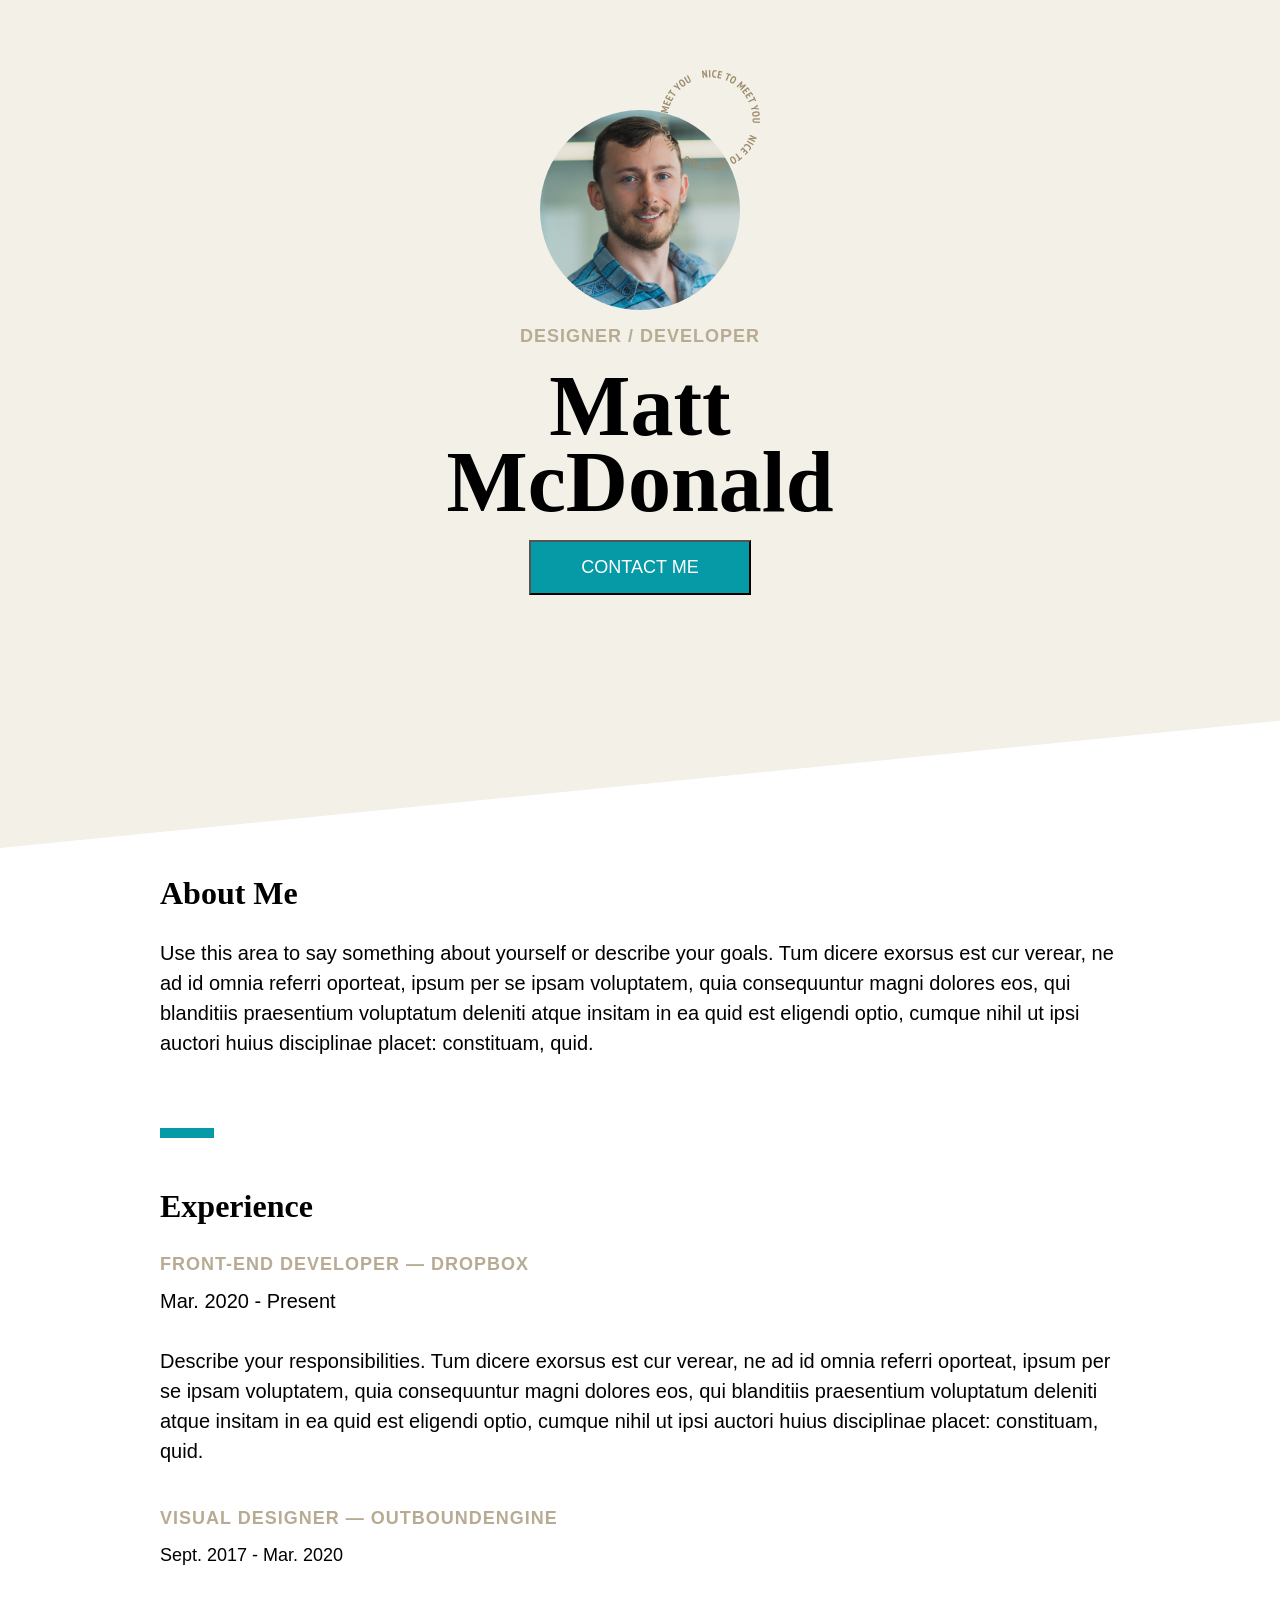
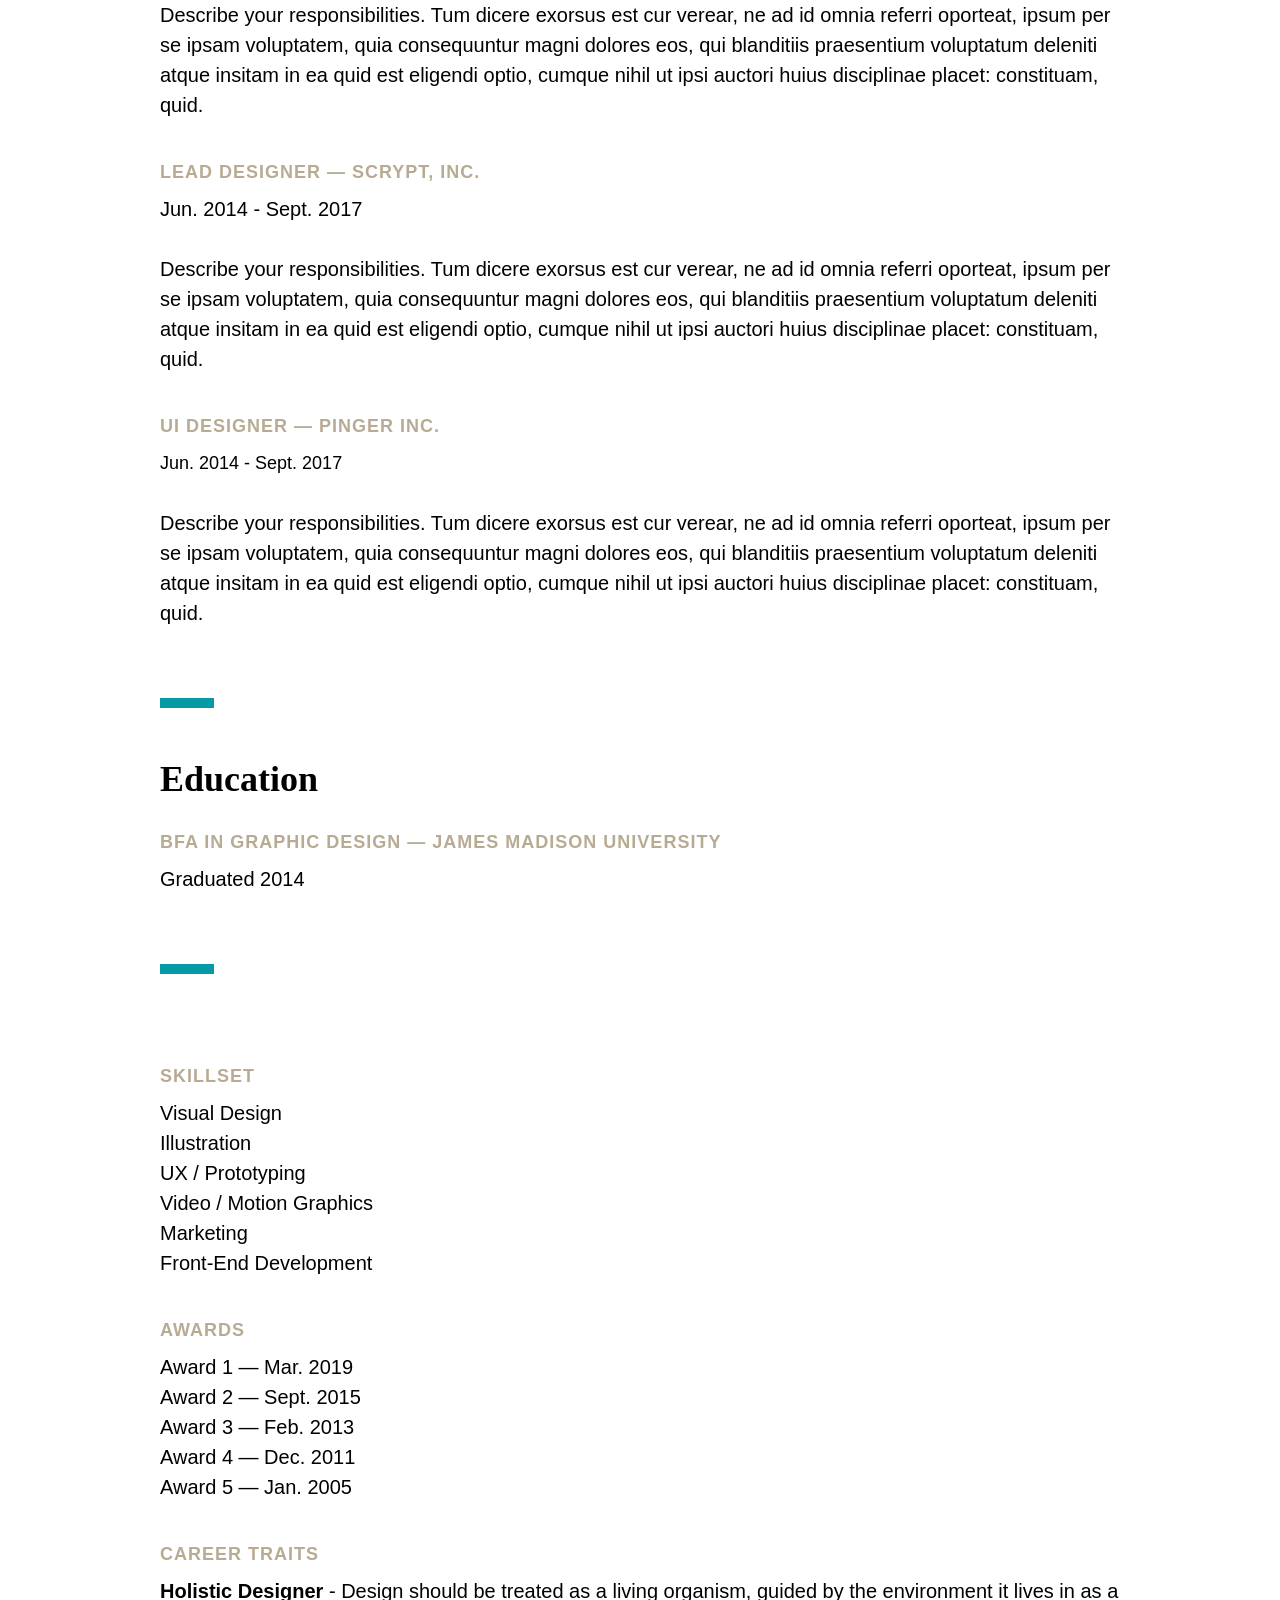
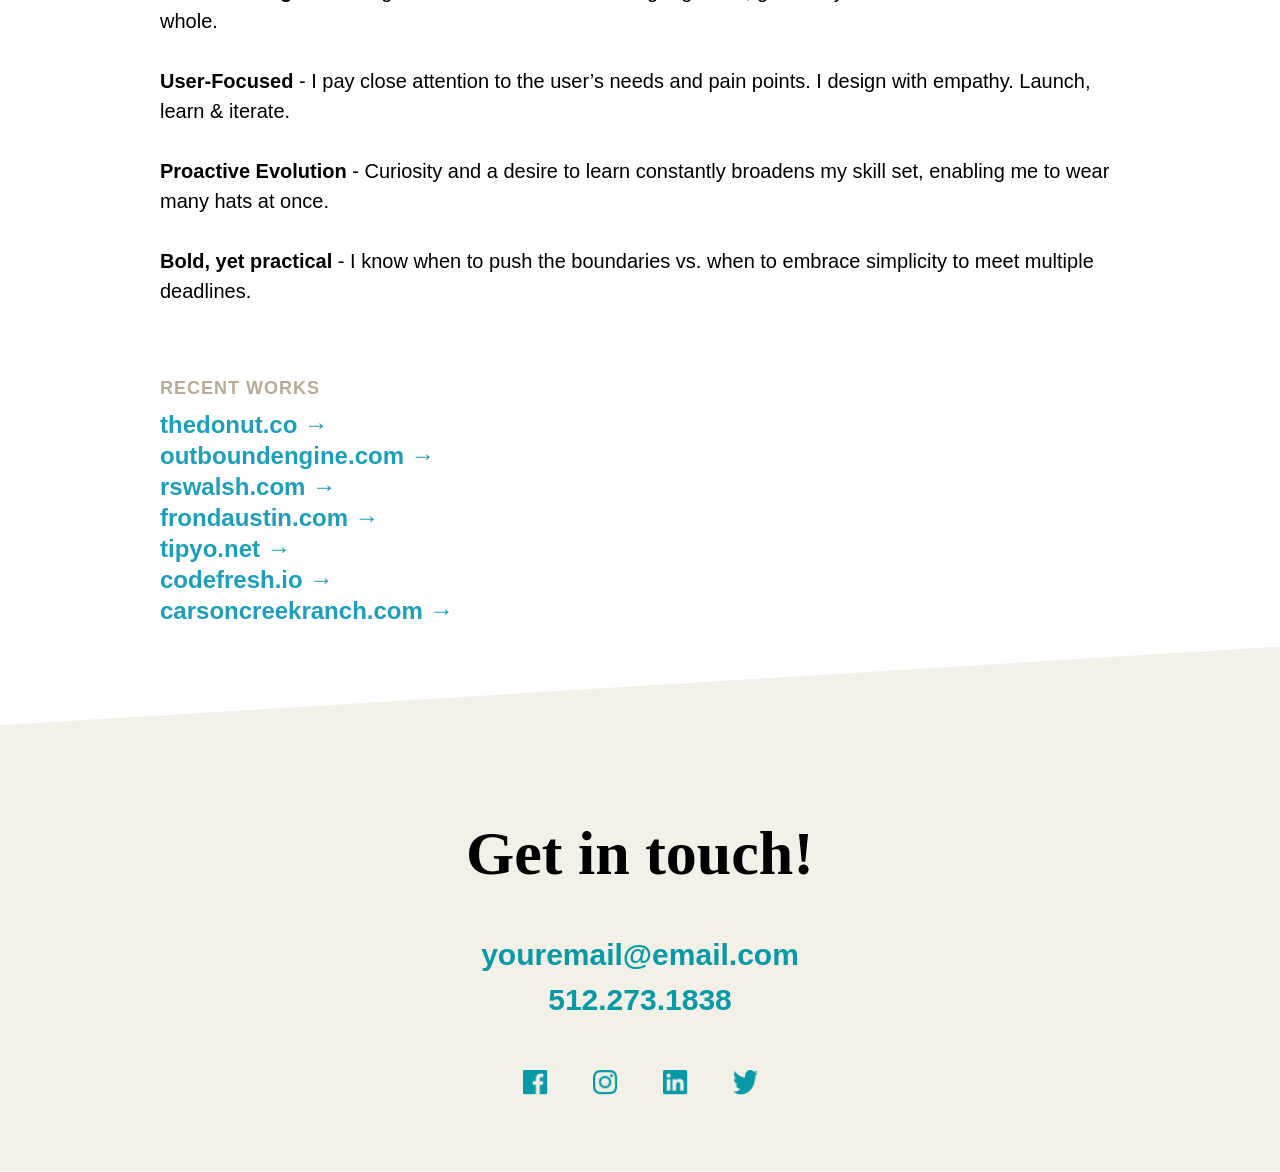
<file: index.html>
<!DOCTYPE html>
<html lang="en">
<head>
    <meta charset="UTF-8">
    <meta name="viewport" content="width=device-width, initial-scale=1.0">
    <title>Document</title>
    <link rel="stylesheet" href="style.css">
</head>
<body>
    <header class="card-background-up">
        <!--ESCRIPTORI-->
        <section class="display-flex">
            <div class="imagenes">
                <img 
                    class="imagen-principal"
                    src="imagenes/Mcdonald.png" 
                    alt="a"
                >
                <img 
                    class="imagen-superpuesta"
                    src="imagenes/Combined-Shape.png" 
                    alt="a"
                >
            </div>
            <section class="mcdonald">
                <h3>DESIGNER / DEVELOPER</h3>
                <h1>Matt McDonald
                </h1>
                <button>CONTACT ME</button>
            </section>
        </section>
    </header>
    <main>
        <section class="about-me">
            <section>
                <h2>About Me</h2>
                <p>Use this area to say something about yourself or describe your goals.  Tum dicere exorsus est cur verear, ne ad id omnia referri oporteat, ipsum per se ipsam voluptatem, quia consequuntur magni dolores eos, qui blanditiis praesentium voluptatum deleniti atque insitam in ea quid est eligendi optio, cumque nihil ut ipsi auctori huius disciplinae placet: constituam, quid.</p>
            </section>
            <section class="linea-decorativa"></section>      
            <section>
                <h2>Experience</h2>
                <!--ESCRIPTORI-->
                <section class="linea">
                    <h3>Front-End Developer — Dropbox</h3>
                    <p>Mar. 2020 - Present</p>
                </section>
                <!--ESCRIPTORI-->
                    <div class="no-more">
                        <p>Describe your responsibilities.  Tum dicere exorsus est cur verear, ne ad id omnia referri oporteat, ipsum per se ipsam voluptatem, quia consequuntur magni dolores eos, qui blanditiis praesentium voluptatum deleniti atque insitam in ea quid est eligendi optio, cumque nihil ut ipsi auctori huius disciplinae placet: constituam, quid.</p>
                    </div>
                <div>
                    <!--ESCRIPTORI-->
                    <section class="linea">
                        <h3>Visual Designer — OutboundEngine</h3>
                        <p class="date">Sept. 2017 - Mar. 2020</p>
                    </section>
                <!--ESCRIPTORI-->
                    <div class="no-more">
                        <p>Describe your responsibilities.  Tum dicere exorsus est cur verear, ne ad id omnia referri oporteat, ipsum per se ipsam voluptatem, quia consequuntur magni dolores eos, qui blanditiis praesentium voluptatum deleniti atque insitam in ea quid est eligendi optio, cumque nihil ut ipsi auctori huius disciplinae placet: constituam, quid.</p>
                    </div>
                </div>
                <div>
                    <!--ESCRIPTORI-->
                    <section class="linea">
                        <h3>Lead Designer — Scrypt, Inc.</h3>
                        <p>Jun. 2014 - Sept. 2017</p>
                    </section>
                <!--ESCRIPTORI-->
                    <div class="no-more">
                        <p>Describe your responsibilities.  Tum dicere exorsus est cur verear, ne ad id omnia referri oporteat, ipsum per se ipsam voluptatem, quia consequuntur magni dolores eos, qui blanditiis praesentium voluptatum deleniti atque insitam in ea quid est eligendi optio, cumque nihil ut ipsi auctori huius disciplinae placet: constituam, quid.</p>
                    </div>
                </div>
                <div>
                    <!--ESCRIPTORI-->
                    <section class="linea">
                        <h3>UI Designer — Pinger Inc.</h3>
                        <p class="date">Jun. 2014 - Sept. 2017</p>
                    </section>
                <!--ESCRIPTORI-->
                    <div class="no-more">
                        <p>Describe your responsibilities.  Tum dicere exorsus est cur verear, ne ad id omnia referri oporteat, ipsum per se ipsam voluptatem, quia consequuntur magni dolores eos, qui blanditiis praesentium voluptatum deleniti atque insitam in ea quid est eligendi optio, cumque nihil ut ipsi auctori huius disciplinae placet: constituam, quid.</p>
                    </div>
                </div>
            </section>

            <section class="linea-decorativa"></section>   

            <section>
                <h2 class="other-h2">Education</h2>
                <!--ESCRIPTORI-->
                <section class="linea">
                    <h3>BFA in Graphic Design — James Madison University</h3>
                    <p>Graduated 2014</p>
                </section>
            </section>

            <section class="linea-decorativa"></section>   
        </section>

        <section class="skillset">
            <div>
                <h3>SKILLSET</h3>
                <p>Visual Design</p>
                <p>Illustration</p>
                <p>UX / Prototyping</p>
                <p>Video / Motion Graphics</p>
                <p>Marketing</p>
                <p>Front-End Development</p>
            </div>
            <!--ESCRIPTORI-->
            <div class="yes-more">
                <h3>AWARDS</h3>
                <p>Award 1 — Mar. 2019</p>
                <p>Award 2 — Sept. 2015</p>
                <p>Award 3 — Feb. 2013</p>
                <p>Award 4 — Dec. 2011</p>
                <p>Award 5 — Jan. 2005</p>
            </div>  
            <!--ESCRIPTORI-->
            <div class="yes-more">
                <h3>Career Traits</h3>
                <p class="separate"><strong>Holistic Designer</strong> - Design should be treated as a living organism, guided by the environment it lives in as a whole.</p>
                <p class="separate"><strong>User-Focused</strong> - I pay close attention to the user’s needs and pain points. I design with empathy. Launch, learn & iterate.</p>
                <p class="separate"><strong>Proactive Evolution</strong> - Curiosity and a desire to learn constantly broadens my skill set, enabling me to wear many hats at once.</p>
                <p class="separate"><strong>Bold, yet practical</strong> - I know when to push the boundaries vs. when to embrace simplicity to meet multiple deadlines.</p>
            </div>
            <!--ESCRIPTORI-->
            <div class="yes-more">
                <h3>Recent Works</h3>
                <p><a href="">thedonut.co →</a></p>
                <p><a href="">outboundengine.com →</a></p>
                <p><a href="">rswalsh.com →</a></p>
                <p><a href="">frondaustin.com →</a></p>
                <p><a href="">tipyo.net →</a></p>
                <p><a href="">codefresh.io →</a></p>
                <p><a href="">carsoncreekranch.com →</a></p>
            </div>  
        </section>
    </main>
    <footer class="card-background-down">
        <section class="bellow">
            <h2>Get in touch!</h2>
            <!--ESCRIPTORI-->
            <section class="linea-footer">
                <p style="color: #0699a6; margin-bottom: 15px;"><strong>youremail@email.com</strong></p>
                <p style="color: #0699a6; margin-bottom: 15px;"><strong>512.273.1838</strong></p>
            </section>
            <div class="icons-gallery">
                <a href=""><img src="imagenes/facebook.png" alt="a"></a>
                <a href=""><img src="imagenes/instagram.png" alt="a"></a>
                <a href=""><img src="imagenes/linkedin.png" alt="a"></a>
                <a href=""><img src="imagenes/twitter.png" alt="a"></a>
            </div>
        </section> 
    </footer>
</body>
</html>
</file>
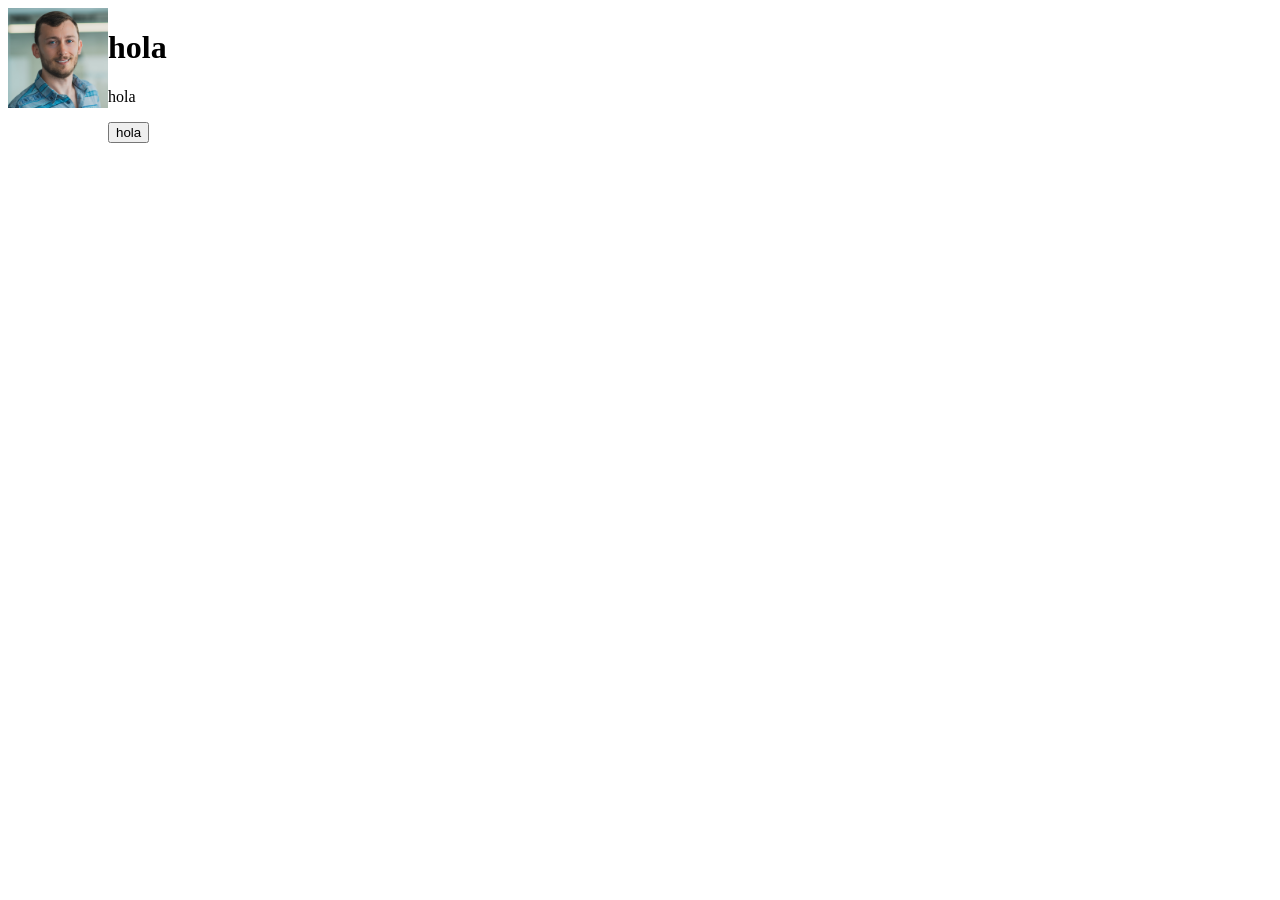
<file: experiment.html>
<!DOCTYPE html>
<html lang="en">
<head>
    <meta charset="UTF-8">
    <meta name="viewport" content="width=device-width, initial-scale=1.0">
    <title>Document</title>
    <style>
        img{
            width: 100px;
        }
    </style>
</head>
<body>
    <div style="display: flex;">
        <div>
            <img src="imagenes/Mcdonald.png" alt="">
        </div>
        <div>
            <h1>hola</h1>
            <p>hola</p>
            <button>hola</button>
        </div>
    </div>
</body>
</html>
</file>
<file: style.css>
/*Clip-Path del Header*/

.card-background-up {
    background-color: #f3f0e8; /* El color beige del fondo */
    width: 100%;
    height: 594px;
    
    /* Puntos: Top-Left, Top-Right, Bottom-Right, Bottom-Left */
    /* Ajusta el 85% para cambiar la inclinación */
    clip-path: polygon(0 0, 100% 0, 100% 85%, 0 100%); 
}

/*Clip-Path del Footer*/

.card-background-down {
    background-color: #f3f0e8; /* El color beige del fondo */
    width: 100%;
    height: 440px;
    
    /* Puntos: Top-Left, Top-Right, Bottom-Right, Bottom-Left */
    /* Ajusta el 85% para cambiar la inclinación */
    clip-path: polygon(0 15%, 100% 0, 100% 100%, 0 100%);
}

/*Header*/

header{
    padding-top: 80px;
    flex-direction: column;
    align-items: center;
    text-align: center;
    display: flex;
}

header h3{
    font-size: 12px;
    color: #B8AB93;
    font-family: Arial;
    line-height: 24px; 
}

.imagenes {
    position: relative;
    /*Sirve para ocupar solamente lo que contiene, convirtiendolo en un poco de bloque y lineal*/
    display: inline-block;
}

.imagen-principal {
    width: 160px;
    height: 160px;
    border-radius: 100%;
}

.imagen-superpuesta {
    position: absolute;
    width: 100px;
    height: 100px;
    /* La pone en el centro de la primera imagen */
    left: 80px;
    top: -10px;
}

/*Display-flex*/

.display-flex{
}
/*General*/

body{
    padding: 0px;
    margin: 0px;
}

main{
    margin: 20px;
}

p {
    font-size: 18px;
    font-family: "PT Sans Narrow", sans-serif;
    line-height: 30px;
    margin: 0;
}


a{
    font-family: "PT Sans Narrow", sans-serif;
    font-weight: 700;
    font-size: 18px;
    line-height: 30px;
    letter-spacing: 0;
    font-style: normal;
    color: rgb(29, 158, 187);
    text-decoration: none;
}

/*Div's*/

div{
    padding-top: 30px;
}

/*Imagenes*/

img{
    height: 160px;
    width: 160px;
}

/*Titulos*/

h1{
    font-size: 56px;
    font-weight: 900px;
    line-height: 46px;
    word-spacing: -2.17px;
    margin: 20px;
    width: 330px;
}

h2{
    font-size: 32px;
}

h3 {
    font-family: "PT Sans Narrow", sans-serif;
    font-weight: 700;
    font-size: 18px;
    margin: 10px 0 10px 0;
    line-height: 24px;
    letter-spacing: 1px;
    text-transform: uppercase;
    color: #B8AB93;
}


h4{
    font-size: 18px;
    font-family: Arial;
    font-weight: 100px;
}

.date{
    font-size: 18px;
}

.other-h2{
    font-size: 36px;
}

/*Footer*/

.bellow{
    padding: 120px 0 40px 0;
    align-items: center;
    text-align: center;
}

.bellow img{
    width: 25px;
    height: 25px;
}

.bellow p{
    font-size: 26px;
}

.bellow h2{
    font-size: 40px;
    font-weight: 900px;
    font-family: "Playfair Display", serif;
}   

.bellow-contacts{
    line-height: 40px;
}

/*Icons*/

.icons-gallery{
    display: flex;
    padding-top: 40px;
    justify-content: center;
    gap: 45px;
}

/*Buttons*/

button{
    padding: 15px 50px 15px 50px;
    font-size: 18px;
    color: white;
    background-color: #0699A6;
}

/*Separador y lineas azules*/

.linea-decorativa {
    background-color: #0699a6; 
    width: 54px; 
    height: 10px;  
    padding: 0px; 
    clear: both; 
    display: block; 
    margin: 50px 0 20px 0;
}

.separate{
    margin-bottom: 30px;
}

/*CLASES - ESCRIPTORI*/
.about-me{
    
}

.skillset{

}

.linea{

}

.linea-footer{

}

.no-more{
    
}

.yes-more{
    
}

.mcdonald{

}
/*MEDIA - TAULETA*/

@media (min-width: 768px) {
    /*Clip-Path*/
    /*Arriba*/
    .card-background-up {
        background-color: #f3f0e8; /* El color beige del fondo */
        width: 100%;
        height: 768px;
        
        /* Puntos: Top-Left, Top-Right, Bottom-Right, Bottom-Left */
        /* Ajusta el 85% para cambiar la inclinación */
        clip-path: polygon(0 0, 100% 0, 100% 85%, 0 100%); 
    }

    /*Abajo*/
    .card-background-down {
        background-color: #f3f0e8; /* El color beige del fondo */
        width: 100%;
        height: 525px;
        
        /* Puntos: Top-Left, Top-Right, Bottom-Right, Bottom-Left */
        /* Ajusta el 85% para cambiar la inclinación */
        clip-path: polygon(0 15%, 100% 0, 100% 100%, 0 100%);
    }

    /*Header*/
    header h3{
        font-size: 18px;
    }

    /*Footer*/
    .bellow p{
        font-size: 30px;
    }

    .bellow h2{
        font-size: 62px;
    }   

    /* Imagenes */
    .imagen-superpuesta {
        position: absolute;
        width: 100px;
        height: 100px;
        /* La pone en el centro de Mcdonald */
        left: 120px;
        top: -10px;
    }

    .imagen-principal{
        height: 200px;
        width: 200px;
    }

    /*Palabras*/
    p{
        font-size: 20px;
    }

    h2{
       font-size: 32px; 
    }

    h1{
        font-size: 86px;
        font-weight: 900px;
        line-height: 76px;
        word-spacing: -2.17px;
        margin: 20px;
        width: 482px;
    }

    h3{
        font-size: 18px;
    }

    /*Generales*/
    a{
        font-size: 24px;
    } 

    /*Sectores*/
    main{
        padding: 0 140px 0 140px;
    }

    /*Lineas azules*/
    .linea-decorativa{
        margin: 70px 0 50px 0;
    }    
}

/*MEDIA - ESCRIPTORI*/

@media (min-width: 1440px) {

    /*Sectores*/
    main{
        display: flex;
        justify-content: center;
        justify-content: space-between;
        flex-direction: row-reverse; /* Invierte el orden horizontal */
        gap: 100px;
    }

    div{
    padding-top: 20px;
    }

    /*skillset y about-me*/
    .skillset{
        width: 350px
    }

    .about-me{
        width: 635px;
    }

    /*no-more*/
    .no-more{
        padding: 0px;
    }

    /*yes-more*/
    .yes-more{
        padding-top: 125px;
    }

    /*Palabras*/
    p{
        font-size: 20px;
    }

    h2{
       font-size: 36px; 
    }

    h1{
        font-size: 126px;
        font-weight: 900px;
        line-height: 76px;
        word-spacing: -2.17px;
        margin: 0px;
        width: 482px;
    }

    h3{
        font-size: 18px;
        width: 400px;
    }

    /*Footer*/
    .bellow p{
        font-size: 36px;
    }

    .bellow h2{
        font-size: 66px;
    }  
    .bellow{
        align-items: center;
        text-align: center;
    }

    /*Generales*/
    a{
        font-size: 24px;
    } 

    /*Sectores*/
    main{
        padding: 0 140px 0 140px;
    }

    /*Lineas azules*/
    .linea-decorativa{
        margin: 70px 0 50px 0;
    } 

    /*Linea*/
    .linea{
        display: flex;
        justify-content: space-between;
        align-items: baseline; /* Alinea los textos por su base aunque tengan distinto tamaño */
        gap: 10px; /* Espacio de separación entre el título y el párrafo */
    }

    .linea-footer{
        display: flex;
        justify-content: center;
        align-items: baseline; /* Alinea los textos por su base aunque tengan distinto tamaño */
        gap: 20px; /* Espacio de separación entre el título y el párrafo */
    }

    /*Linea-decorativa*/
    .linea-decorativa {
        background-color: #0699a6; 
        width: 74px; 
        height: 10px;  
        padding: 0px; 
        clear: both; 
        display: block; 
        margin: 65px 0 60px 0;
    }

    /*Imagenes*/

    .imagen-principal{
        height: 350px;
        width: 350px;
    }

    /*Mcdonald*/
    .mcdonald{
        padding-top: 20px;
        display: flex;
        flex-direction: column;
        justify-content: flex-start; /* Pega los elementos al inicio horizontal (izquierda) */
        align-items: flex-start;
    }

    header{
        padding-top: 80px;
        flex-direction: column;
        align-items: center;
        text-align: start;
        display: flex;
    }
    
    .card-background-up {
        background-color: #f3f0e8; /* El color beige del fondo */
        width: 100%;
        height: 594px;
        /* Puntos: Top-Left, Top-Right, Bottom-Right, Bottom-Left */
        /* Ajusta el 85% para cambiar la inclinación */
        clip-path: polygon(0 0, 100% 0, 100% 85%, 0 100%); 
    }

    /*Display-flex*/
    .display-flex{
        display: flex;
        gap: 120px;
    }

}
</file>
